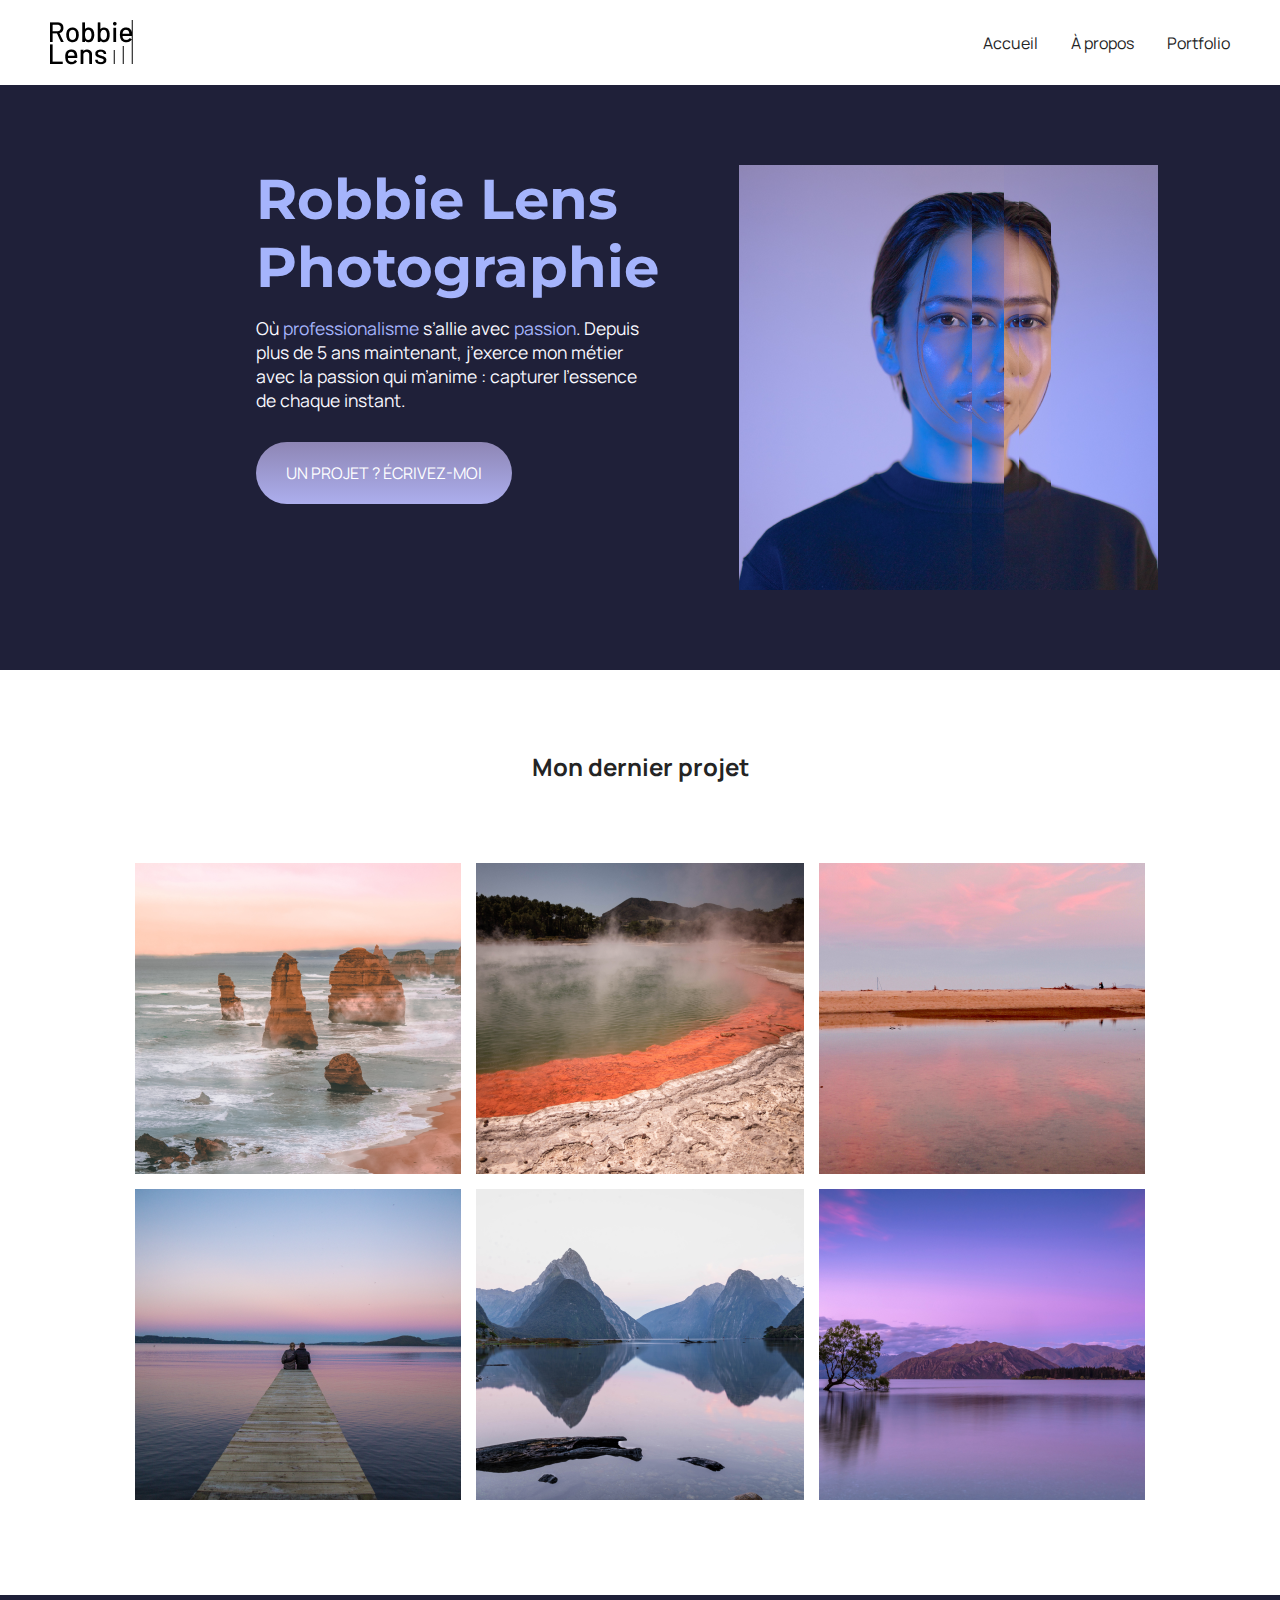
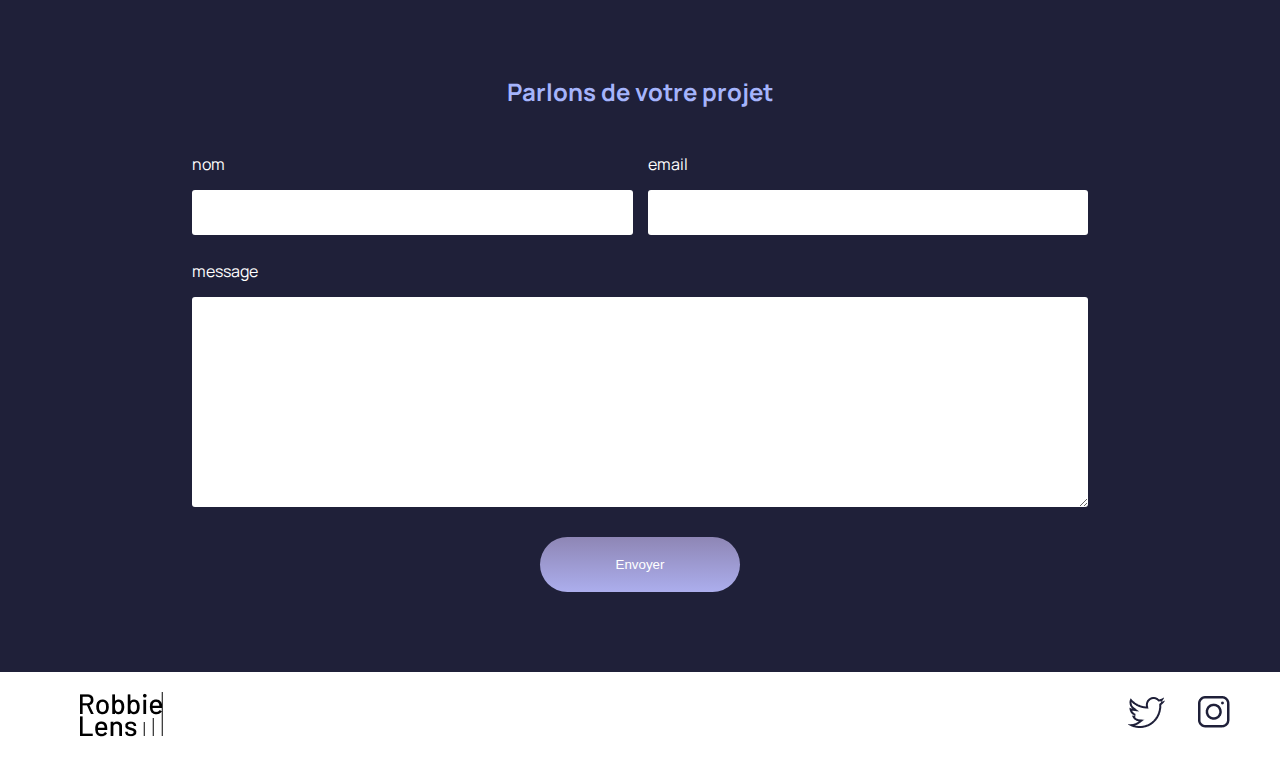
<file: index.html>
<!DOCTYPE html>
<html lang="fr">

<head>
    <meta charset="UTF-8">
    <meta http-equiv="X-UA-Compatible" content="IE=edge">
    <meta name="viewport" content="width=device-width, initial-scale=1.0">
    <link rel="stylesheet" href="style/style.css">
    <link rel="stylesheet" href="style/index.css">
    <link rel="preconnect" href="https://fonts.googleapis.com">
    <link rel="preconnect" href="https://fonts.gstatic.com" crossorigin>
    <link href="https://fonts.googleapis.com/css2?family=Manrope&family=Montserrat&display=swap" rel="stylesheet">
    <title>Accueil Robbie Lens Photographie</title>
</head>

<body>
    <header>
         <nav>
            <img src="images/logo.png" alt="Logo Robbie Lens">
            <div>
                <a href="index.html">Accueil</a>
                <a href="a-propos.html">À propos</a>
                <a href="portfolio.html">Portfolio</a>
            </div>
         </nav> 
    </header>
    <main>
        <section class="accueil-intro">
            <div>
                <h1>Robbie Lens Photographie</h1>
                <p>
                    Où <em>professionalisme</em> s’allie avec <em>passion</em>. Depuis plus de 5 ans maintenant, j’exerce mon métier avec la passion
                    qui m’anime : capturer l’essence de chaque instant.
                </p>
                <a href="portfolio.html" class="cta"> UN PROJET ? ÉCRIVEZ-MOI</a>
            </div>
                <img src="images/robbie-lens.png" alt="Portait avec effet de la photographe Robbie Lens">
        </section>
        <section class="accueil-photos">
            <h2>Mon dernier projet</h2>
            <div>
                <img src="images/accueil/element-1.png" alt="Twelve apostles - Australie">
                <img src="images/accueil/element-2.png" alt="Wai-O-Tapu - Nouvelle-Zélande">
                <img src="images/accueil/element-3.png" alt="Parc National d'abel Tasman - Nouvelle-Zélande">
            </div>
            <div>
                <img src="images/accueil/element-4.png" alt="Lac Rotorua - Nouvelle-Zélande">
                <img src="images/accueil/element-5.png" alt="Milford Sound - Nouvelle-Zélande">
                <img src="images/accueil/element-6.png" alt="Lac Wanaka - Nouvelle-Zélande">
            </div>
        </section>
        <section class="section-contact">
            <h2>Parlons de votre projet</h2>
            <form action="" method="get">
                <div class="form-nom-email">
                    <div class="form-column">
                        <label for="nom">nom</label>
                        <input type="text" name="nom" id="nom" >
                    </div>
                    <div class="form-column">
                        <label for="email">email</label>
                        <input type="email" name="emal" id="email">
                    </div>
                </div>
                <label for="message-accueil">message</label>
                <textarea name="message" id="message-accueil" cols="50" rows="12"></textarea>
                <input type="submit" value="Envoyer" class="cta" id="send-button">
            </form>
        </section>
    </main>
    <footer>
            <img src="images/logo.png" alt="Logo Robbie Lens" class="lien-icone">
            <div>
                <a target="_blank"  href="https://twitter.com/">
                    <img src="images/twitter.png" alt="Lien vers Twitter" title="Twitter" class="lien-icone">
                </a>
                <a target="_blank" href="https://www.instagram.com/">
                    <img src="images/instagram.png" alt="Lien vers Instagram" title="Twitter" class="lien-icone">
                </a>
            </div>
    </footer>
</body>

</html>
</file>
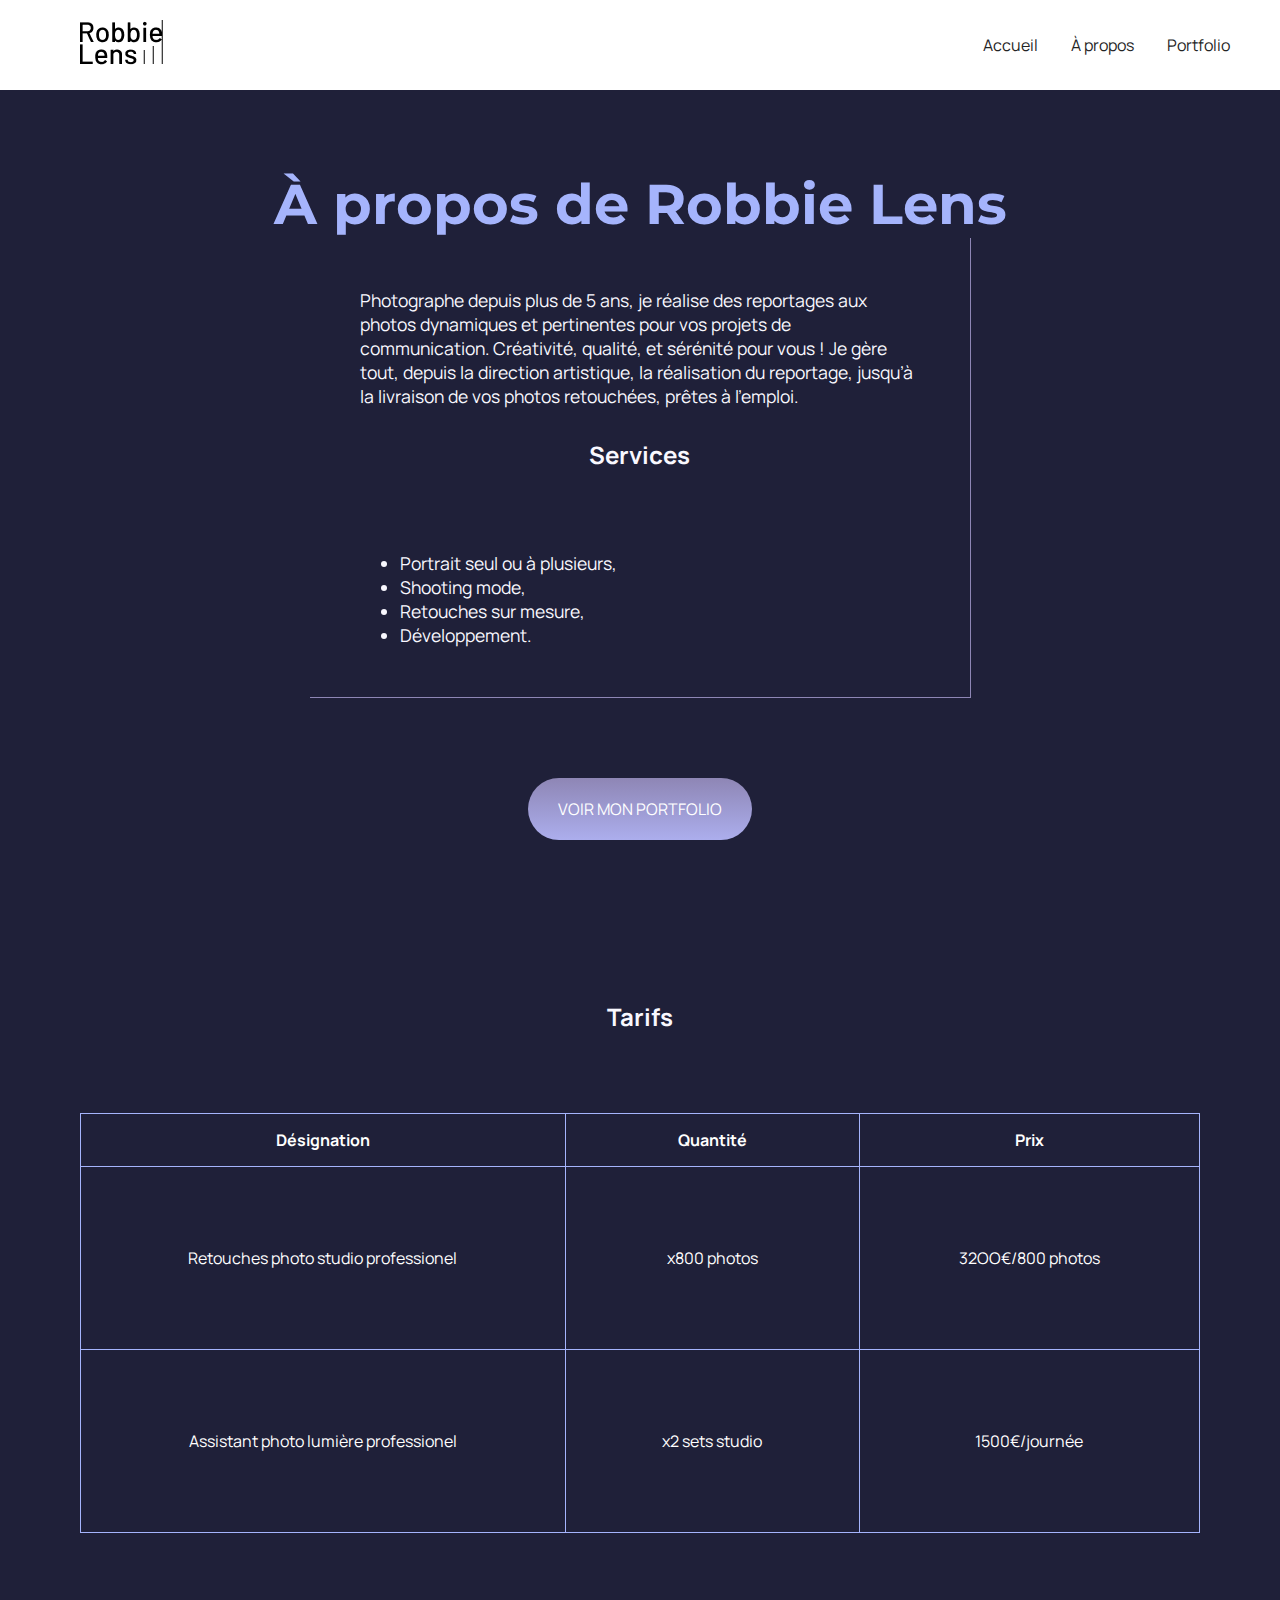
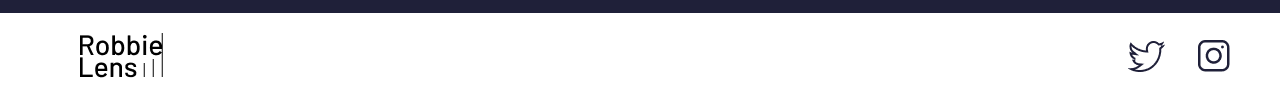
<file: a-propos.html>
<!DOCTYPE html>
<html lang="fr">

<head>
    <meta charset="UTF-8">
    <meta http-equiv="X-UA-Compatible" content="IE=edge">
    <meta name="viewport" content="width=device-width, initial-scale=1.0">
    <link rel="stylesheet" href="style/style.css">
    <link rel="stylesheet" href="style/a-propos.css">
    <link rel="preconnect" href="https://fonts.googleapis.com">
    <link rel="preconnect" href="https://fonts.gstatic.com" crossorigin>
    <link href="https://fonts.googleapis.com/css2?family=Manrope&family=Montserrat&display=swap" rel="stylesheet">
    <title>À propos de Robbie Lens</title>
</head>

<body>
    <header>
        <nav>
            <a href="index.html" class="lien-icone">
                <img src="images/logo.png" alt="Lien vers Accueil">
            </a>
            <div>
                <a href="index.html">Accueil</a>
                <a href="a-propos.html">À propos</a>
                <a href="portfolio.html">Portfolio</a>
            </div>
        </nav>
    </header>
    <main class="a-propos-main">
        <section>
            <h1>À propos de Robbie Lens</h1>
            <div class="contenu">
                <p>
                    Photographe depuis plus de 5 ans, je réalise des reportages aux photos dynamiques et pertinentes pour vos projets
                    de communication. Créativité, qualité, et sérénité  pour vous ! Je gère tout, depuis la direction artistique, la
                    réalisation du reportage, jusqu’à la livraison de vos photos retouchées, prêtes à l’emploi.
                </p>
            <h2>Services</h2>
            <ul>
                <li>Portrait seul ou à plusieurs,</li>
                <li>Shooting mode,</li>
                <li>Retouches sur mesure,</li>
                <li>Développement.</li>
            </ul>
            </div>
            <div>
                <a href="portfolio.html" class="cta">VOIR MON PORTFOLIO</a>
            </div>
        </section>
        <section class="section-tarifs">
            <h2>Tarifs</h2>
            <table>
                <thead>
                    <tr>
                        <th>Désignation</th>
                        <th>Quantité</th>
                        <th>Prix</th>
                    </tr>
                </thead>
                <tbody>
                    <tr>
                        <td>Retouches photo studio professionel</td>
                        <td>x800 photos</td>
                        <td>32OO€/800 photos</td>
                    </tr>
                    <tr>
                        <td>Assistant photo lumière professionel</td>
                        <td>x2 sets studio</td>
                        <td>1500€/journée</td>
                    </tr>
                </tbody>
            </table>
        </section>
    </main>
    <footer>
        <a href="index.html" class="lien-icone">
            <img src="images/logo.png" alt="Lien vers Accueil">
        </a>
        <div>
            <a target="_blank"  href="https://twitter.com/" class="lien-icone">
                <img src="images/twitter.png" alt="Lien vers Twitter" title="Twitter">
            </a>
            <a href="images/instagram.png" target="_blank" href="https://www.instagram.com/" class="lien-icone">
                <img src="images/instagram.png" alt="Lien vers Instagram" title="Instagram">
            </a>
        </div>
    </footer>
</body>

</html>
</file>
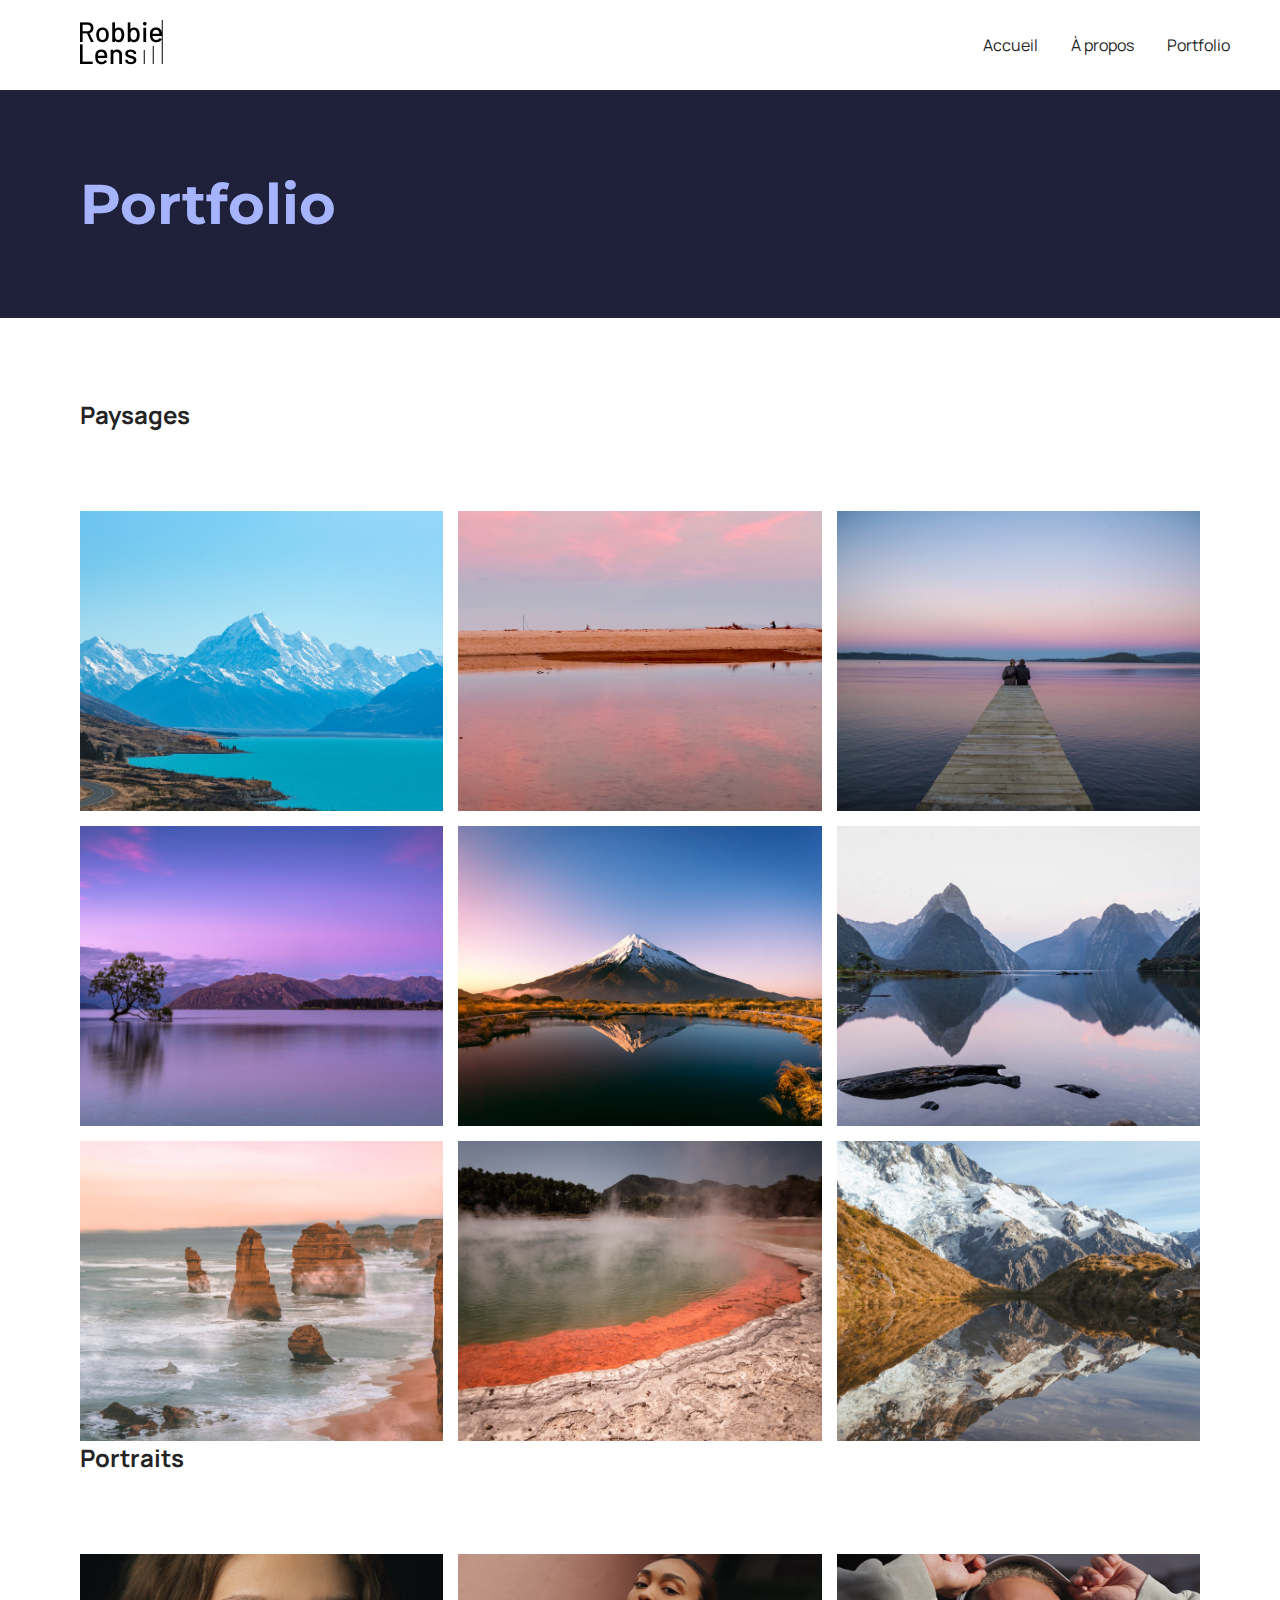
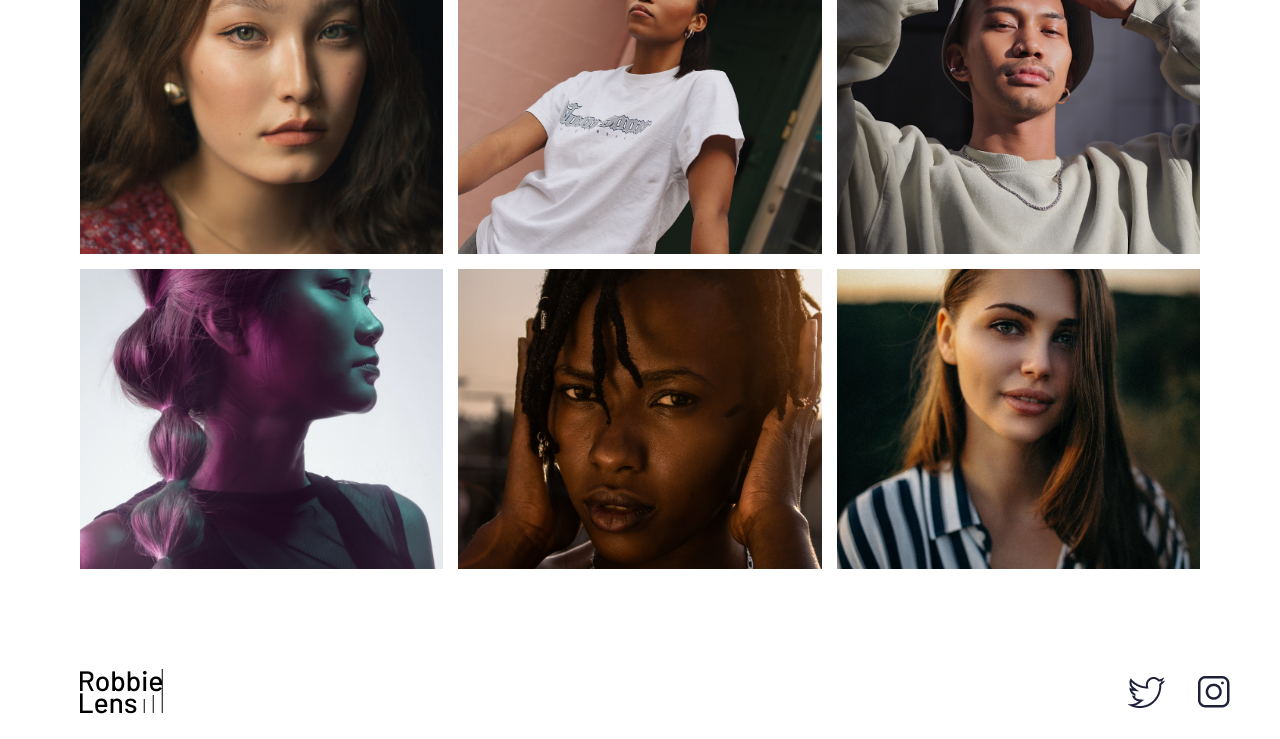
<file: portfolio.html>
<!DOCTYPE html>
<html lang="fr">

<head>
    <meta charset="utf-8" >
    <title>Portfolio - Robbie Lens Photographie</title>
    <link rel="stylesheet" href="style/style.css">
    <link rel="stylesheet" href="style/portfolio.css">
    <link rel="preconnect" href="https://fonts.googleapis.com">
    <link rel="preconnect" href="https://fonts.gstatic.com" crossorigin>
    <link href="https://fonts.googleapis.com/css2?family=Manrope&family=Montserrat&display=swap" rel="stylesheet">
</head>

<body>
    <header>
        <nav>
            <a href="index.html" class="lien-icone">
                <img src="images/logo.png" alt="Logo Robbie Lens" >
            </a>
            <div>
                <a href="index.html">Accueil</a>
                <a href="a-propos.html">À propos</a>
                <a href="portfolio.html">Portfolio</a>
            </div>
        </nav>
    </header>
    <main>
        <section>
            <h1>Portfolio</h1>
        </section>
        <section class="portfolio-section-photos">
            <h2>Paysages</h2>
                <div class="grid-paysages">
                    <a href="images/portfolio/paysage1.jpg" class="lien-conteneur-photo">
                        <img src="images/portfolio/paysage1.jpg" alt="Mont Aoraki - Nouvelle-Zélande">
                        <div class="photo-hover">Voir la photo</div>
                    </a>
                    <a href="images/portfolio/paysage2.jpg" class="lien-conteneur-photo">
                        <img src="images/portfolio/paysage2.jpg" alt="Parc National d'Abel Tasman - Nouvelle-Zélande">
                        <div class="photo-hover">Voir la photo</div>
                    </a>
                    <a href="images/portfolio/paysage3.jpg" class="lien-conteneur-photo">
                        <img src="images/portfolio/paysage3.jpg" alt="Lac Rotorua - Nouvelle-Zélande">
                        <div class="photo-hover">Voir la photo</div>
                    </a>
                    <a href="images/portfolio/paysage4.jpg" class="lien-conteneur-photo">
                        <img src="images/portfolio/paysage4.jpg" alt="Lac Wanaka - Nouvelle-Zélande">
                        <div class="photo-hover">Voir la photo</div>
                    </a>
                    <a href="images/portfolio/paysage5.jpg" class="lien-conteneur-photo">
                        <img src="images/portfolio/paysage5.jpg" alt="Mont Taranaki - Nouvelle-Zélande">
                        <div class="photo-hover">Voir la photo</div>
                    </a>
                    <a href="images/portfolio/paysage6.jpg" class="lien-conteneur-photo">
                        <img src="images/portfolio/paysage6.jpg" alt="Milford Sound - Nouvelle-Zélande">
                        <div class="photo-hover">Voir la photo</div>
                    </a>
                    <a href="images/portfolio/paysage7.jpg" class="lien-conteneur-photo">
                        <img src="images/portfolio/paysage7.jpg" alt="Twelve Apostle - Australie">
                        <div class="photo-hover">Voir la photo</div>
                    </a>
                    <a href="images/portfolio/paysage8.jpg" class="lien-conteneur-photo">
                        <img src="images/portfolio/paysage8.jpg" alt="Wai-O-Tapu - Nouvelle-Zélande">
                        <div class="photo-hover">Voir la photo</div>
                    </a>
                    <a href="images/portfolio/paysage9.jpg" class="lien-conteneur-photo">
                        <img src="images/portfolio/paysage9.jpg" alt="Mont CooK - Nouvelle-Zélande">
                        <div class="photo-hover">Voir la photo</div>
                    </a>
                </div>
            <h2>Portraits</h2>
                <div class="grid-portraits">
                    <a href="images/portfolio/portrait1.jpg" class="lien-conteneur-photo">
                        <img src="images/portfolio/portrait1.jpg" alt="Portrait de jeune femme 1">
                        <div class="photo-hover">Voir la photo</div>
                    </a>
                    <a href="images/portfolio/portrait2.jpg" class="lien-conteneur-photo">
                        <img src="images/portfolio/portrait2.jpg" alt="Portrait de jeune femme 2">
                        <div class="photo-hover">Voir la photo</div>
                    </a>
                    <a href="images/portfolio/portrait3.jpg" class="lien-conteneur-photo">
                        <img src="images/portfolio/portrait3.jpg" alt="Portrait de jeune homme 3">
                        <div class="photo-hover">Voir la photo</div>
                    </a>
                    <a href="images/portfolio/portrait4.jpg" class="lien-conteneur-photo">
                        <img src="images/portfolio/portrait4.jpg" alt="Portrait de jeune femme 4">
                        <div class="photo-hover">Voir la photo</div>
                    </a>
                    <a href="images/portfolio/portrait5.jpg" class="lien-conteneur-photo">
                        <img src="images/portfolio/portrait5.jpg" alt="Portrait de jeune femme 5">
                        <div class="photo-hover">Voir la photo</div>
                    </a>
                    <a href="images/portfolio/portrait6.jpg" class="lien-conteneur-photo">
                        <img src="images/portfolio/portrait6.jpg" alt="Portrait de jeune femme 6">
                        <div class="photo-hover">Voir la photo</div>
                    </a>
        </section>
    </main>
    <footer>
        <a href="index.html" class="lien-icone">
            <img src="images/logo.png" alt="Logo Robbie Lens" >
        </a>
        <div>
            <a target="_blank" href="https://twitter.com/" class="lien-icone">
                <img src="images/twitter.png" alt="Logo Twitter" >
            </a>
            <a target="_blank" href="https://www.instagram.com/" class="lien-icone">
                <img src="images/instagram.png" alt="Logo Instagram" >
            </a>
        </div>
    </footer>
</body>

</html>
</file>
<file: style/style.css>
* {
  margin: 0;
}
  
body {
  font-family: 'Manrope', sans-serif;
  font-size: 1em;
  background-color: #1f2039;
}
  
a {
  color: #242424;
  text-decoration: none;
}
  
em {
  color: #a5b4fc;
  font-style: normal;
}
  
h1 {
  font-size: 3.5em;
  color: #a5b4fc;
  font-family: 'Montserrat', sans-serif;
}
  
h2 {
  color: #f9f8ff;
}
  
p,li {
  font-size: 1.1em;
  color: #f9f8ff;
}
  
header,footer {
  background-color: white;
  padding: 20px 50px;
}
  
.cta {
  display: inline-block;
  background: linear-gradient(#8e86b5, #acaeed);
  color: white;
  border-radius: 50px;
  padding: 20px 30px;
}
  
a:hover {
  text-decoration: underline;
}
  
.cta:hover {
  background: linear-gradient(#696484, #8788ba);
  text-decoration: none;
}
  
.lien-icone {
  margin-left: 30px;
}
  
.lien-icone:hover {
  opacity: 0.5;
}
  
section {
  padding: 80px;
}
  
footer,nav {
  display: flex;
  flex-direction: row;
  align-items: center;
  justify-content: space-between;
}
  
nav a {
  margin-left: 30px;
}

@media screen and (max-width: 996px) {
  header nav {
    flex-direction: column;
    align-items: center;
    justify-content: center;
  }

  header nav img {
    margin-bottom: 20px;
  }

  header,
  footer {
    padding: 20px 20px;
  }

  h1 {
    font-size: 2em;
  }

  section {
    padding: 50px 20px 50px 20px;
  }

  nav a {
    margin-left: 10px;
    margin-right: 10px;
  }
}
</file>
<file: style/index.css>
.accueil-photos {
    background-color: white;
    padding: 80px;
}
  
.accueil-photos h2 {
    color: #242424;
    text-align: center;
    margin-bottom: 80px;
}
  
.accueil-photos div {
    display: flex;
    flex-direction: row;
    gap: 15px;
    justify-content: center;
    margin-bottom: 15px;
}
  
.accueil-intro {
    display: flex;
    flex-direction: row;
    width: 60%;
    align-items: flex-start;
    margin: auto;
}
  
.accueil-intro h1 {
    margin-bottom: 15px;
}
  
.accueil-intro p {
    margin-bottom: 30px;
}
  
.accueil-intro div {
    padding-right: 80px;
}

.section-contact h2 {
    color: #a5b4fc;
    text-align: center;
    margin-bottom: 45px;
}

form {
    display: flex;
    flex-direction: column;
    width: 80%;
    margin: auto;
    color: white;
}

.form-nom-email {
    display: flex;
    flex-direction: row;
    gap: 15px;
}

.form-column {
    flex: 1;
    display: flex;
    flex-direction: column;
    margin-bottom: 25px;
}

input,textarea {
    padding: 15px;
    border: none;
    border-radius: 3px;
}

label {
    margin-bottom: 15px;
}

#send-button  {
    margin: auto;
    margin-top: 30px;
    width: 200px;
}

@media screen and (max-width: 996px) {
    .accueil-intro {
      flex-direction: column;
      align-items: center;
      justify-content: center;
    }
  
    .accueil-intro div {
      padding-right: 0;
      text-align: center;
      order: 2;
    }
  
    .accueil-intro img {
      order: 1;
      margin-bottom: 20px;
      width: 100%;
    }
  
    .accueil-photos {
      padding: 20px;
    }
  
    .accueil-photos div {
      flex-direction: column;
    }
  
    .section-contact {
      padding: 50px 20px;
    }
  
    .form-nom-email {
      flex-direction: column;
      gap: 0;
    }
  }
</file>
<file: style/a-propos.css>
.contenu {
    border-right: 1px solid #8e86b5;
    border-bottom: 1px solid #8e86b5;
    padding: 50px;
    width: 50%;
    margin: auto;
    margin-bottom: 80px;
}
  
.contenu h2 {
    margin-top: 30px;
}
  
.contenu ul {
    margin-top: 30px;
}
  
.contenu + div {
    text-align: center;
}
  
.a-propos-main {
    margin: auto;
}

table {
    color: white;
    text-align: center;
    border-collapse: collapse;
    width: 100%;
}

td,th{
    border: 1px solid #a5b4fc;
    padding: 15px;
}

td {
    padding: 80px;
}

h2 {
    margin-bottom: 80px;
}

h1,h2 {
    text-align: center;
}

@media screen and (max-width: 996px) {
    .section-tarifs {
      display: none;
    }
  }
</file>
<file: style/portfolio.css>
.portfolio-section-photos {
    background-color: white;
}
  
.portfolio-section-photos h2 {
    color: #242424;
    margin-bottom: 80px;
}
  
.grid-paysages {
    display: grid;
    grid-template-columns: 1fr 1fr 1fr;
    grid-template-rows: 300px 300px 300px;
    gap: 15px;
}
  
.grid-portraits {
    display: grid;
    grid-template-columns: 1fr 1fr 1fr;
    grid-template-rows: 300px 300px;
    gap: 15px;
}
  
.grid-paysages img,
.grid-portraits img {
    width: 100%;
    height: 100%;
    object-fit: cover;
}
  
.lien-conteneur-photo {
    position: relative;
}
  
.photo-hover {
    position: absolute;
    top: 0;
    left: 0;
    right: 0;
    bottom: 0;
    display: flex;
    align-items: center;
    justify-content: center;
    font-size: 1.5em;
    color: white;
    background-color: rgba(0, 0, 0, 0.7);
    display: none;
}
  
.lien-conteneur-photo:hover .photo-hover {
    display: flex;
}

@media screen and (max-width: 996px) {
    .grid-paysages {
      grid-template-columns: 1fr;
      gap: 15px;
    }
  
    .grid-portraits {
      grid-template-columns: 1fr;
      gap: 15px;
    }
  }
</file>
